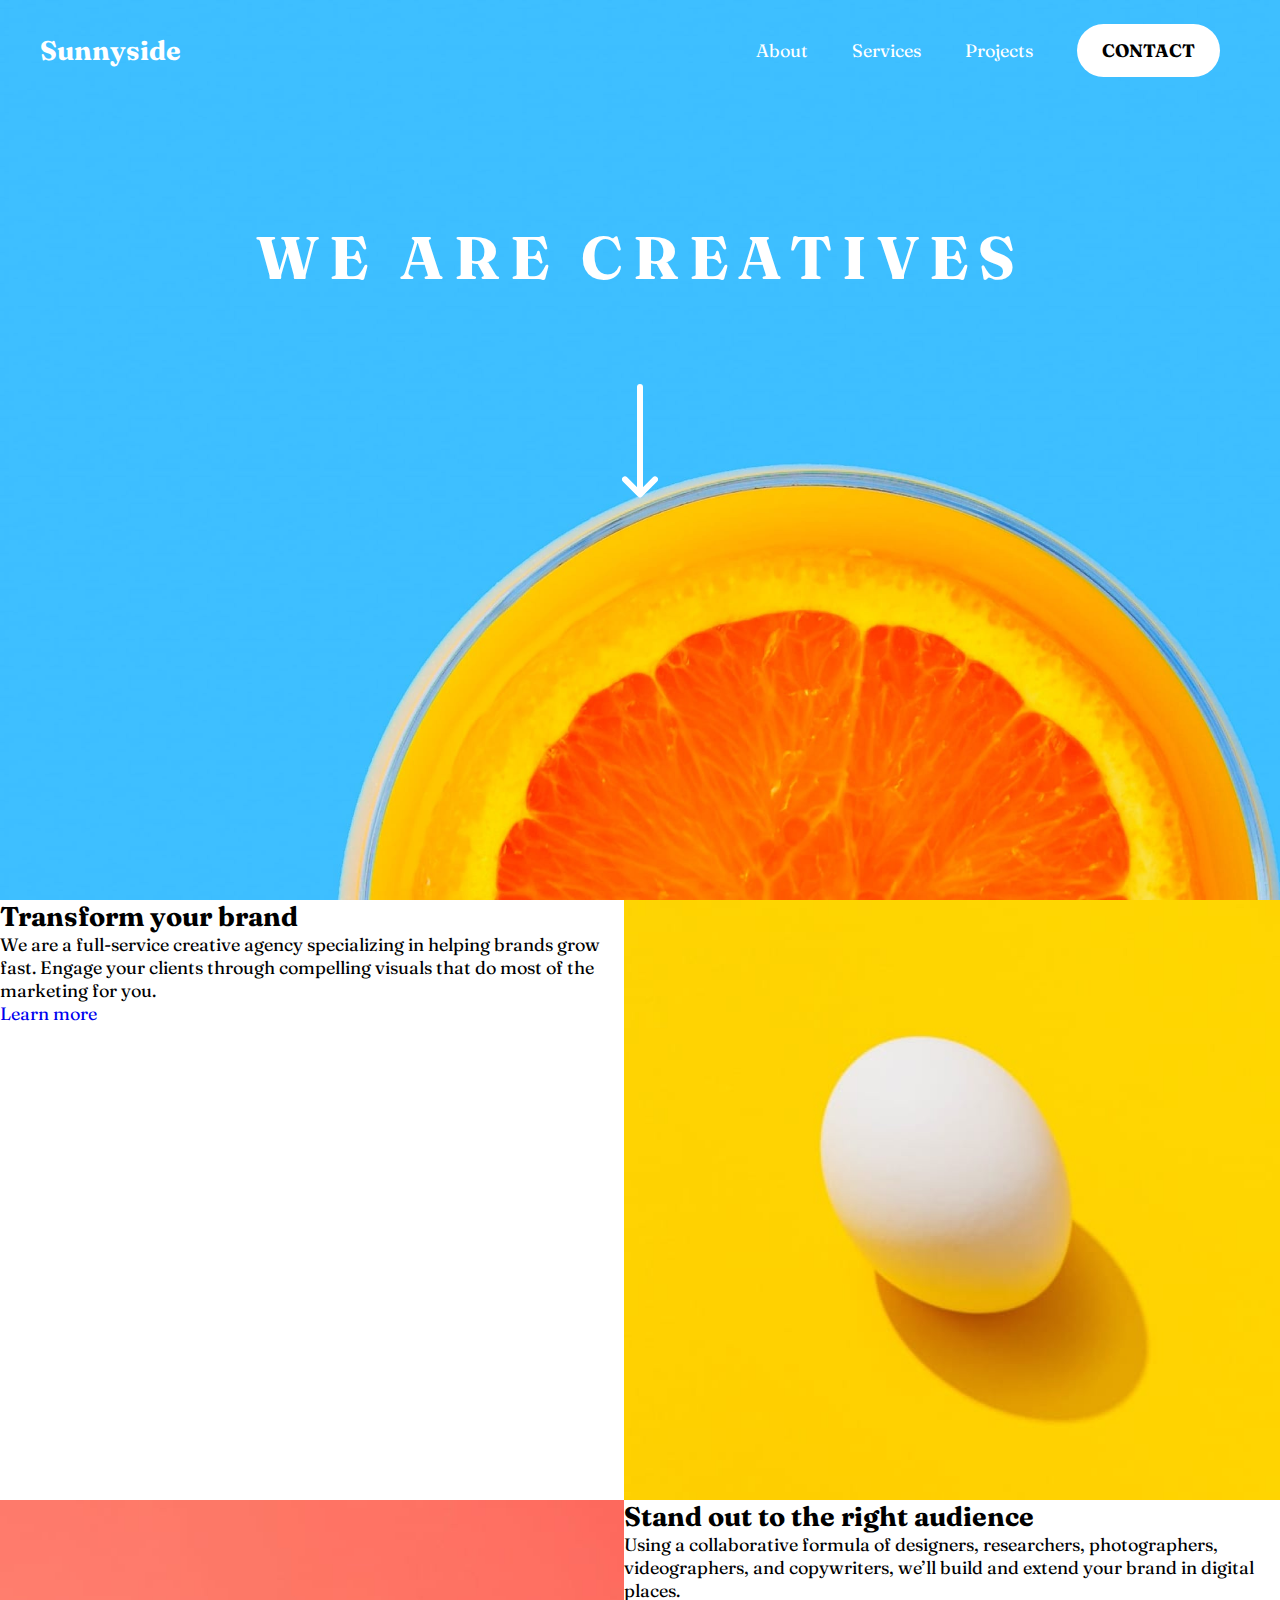
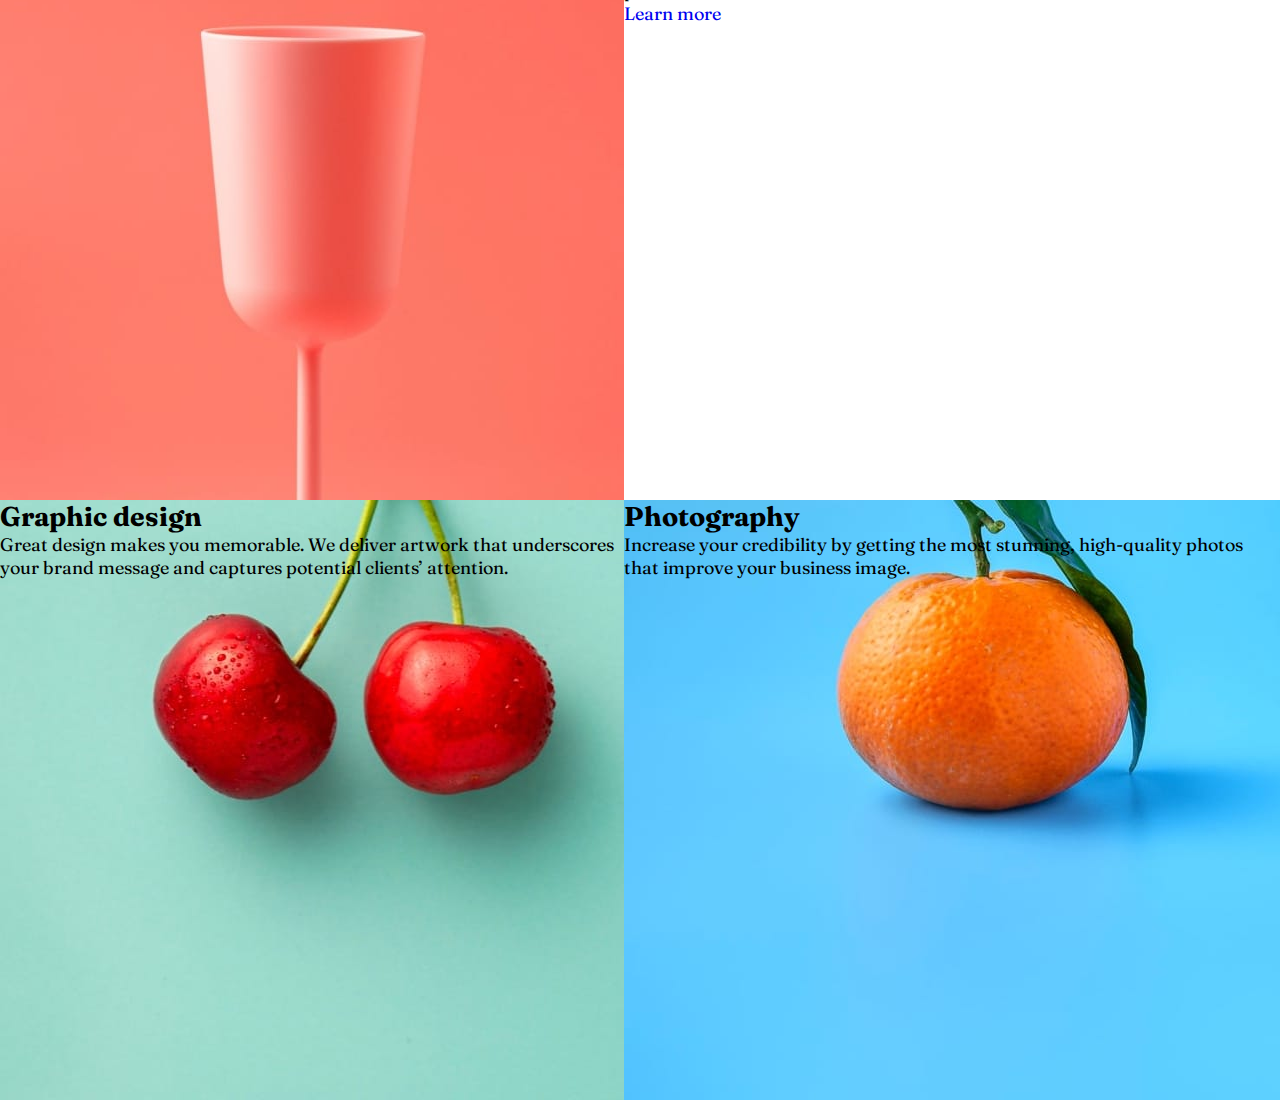
<file: index.html>
<!DOCTYPE html>
<html lang="pt-br">
<head>
    <meta charset="UTF-8">
    <meta name="viewport" content="width=device-width, initial-scale=1.0">
    <title>SunnySide</title>
    <link rel="stylesheet" href="src/css/reset.css">
    <link rel="stylesheet" href="src/css/variables.css">
    <link rel="stylesheet" href="src/css/style.css">
    <link rel="preconnect" href="https://fonts.googleapis.com">
    <link rel="preconnect" href="https://fonts.gstatic.com" crossorigin>
    <link href="https://fonts.googleapis.com/css2?family=Barlow:wght@400;600&display=swap" rel="stylesheet">
    <link rel="preconnect" href="https://fonts.googleapis.com">
    <link rel="preconnect" href="https://fonts.gstatic.com" crossorigin>
    <link href="https://fonts.googleapis.com/css2?family=Fraunces:ital,opsz,wght,WONK@0,9..144,100..900,0..1;1,9..144,100..900,0..1&display=swap" rel="stylesheet">
</head>
<body>
    <header>
        <div class="header">
            <h2 class="logo">Sunnyside</h2>
            <nav class="nav">
                <a href="#">About</a>
                <a href="#">Services</a>
                <a href="#">Projects</a>
                <a class="contato" href="#">Contact</a>
            </nav>
        </div>
        <div class="painel">
            <h1> We are creatives</h1>
            <svg width="36" height="114" xmlns="http://www.w3.org/2000/svg"><g stroke="#FFF" stroke-width="6" fill="none" fill-rule="evenodd" stroke-linecap="round" stroke-linejoin="round"><path d="M18 3v100M3 95.484l15 15 15-15"/></g></svg>
        </div>
    </header>
    <main class="main">
            <article class="text-content">
                <h2 class="title">Transform your brand</h2>
                <p>We are a full-service creative agency specializing in helping brands grow fast. Engage your clients through compelling visuals that do most of the marketing for you.</p>
                <a class="learn-more" href="#">Learn more</a>
            </article>

            <img src="src/images/desktop/image-transform.jpg" alt="">

            <img src="src/images/desktop/image-stand-out.jpg" alt="">

            <article class="text-content">
                <h2 class="title">Stand out to the right audience</h2>
                <p>Using a collaborative formula of designers, researchers, photographers, videographers, and copywriters, we’ll build and extend your brand in digital places.</p>
                <a class="learn-more" href="#">Learn more</a>
            </article>
        
            <article class="text-content graphic-background">
            
                <h2 class="title">Graphic design</h2>
                <p>Great design makes you memorable. We deliver artwork that underscores your brand message and captures potential clients’ attention.</p>
          
            </article>

            <article class="photography-background">
                <h2 class="title"> Photography</h2>
                <p>Increase your credibility by getting the most stunning, high-quality photos that improve your business image.</p>
            </article>
    </main>
</body>
</html>
</file>
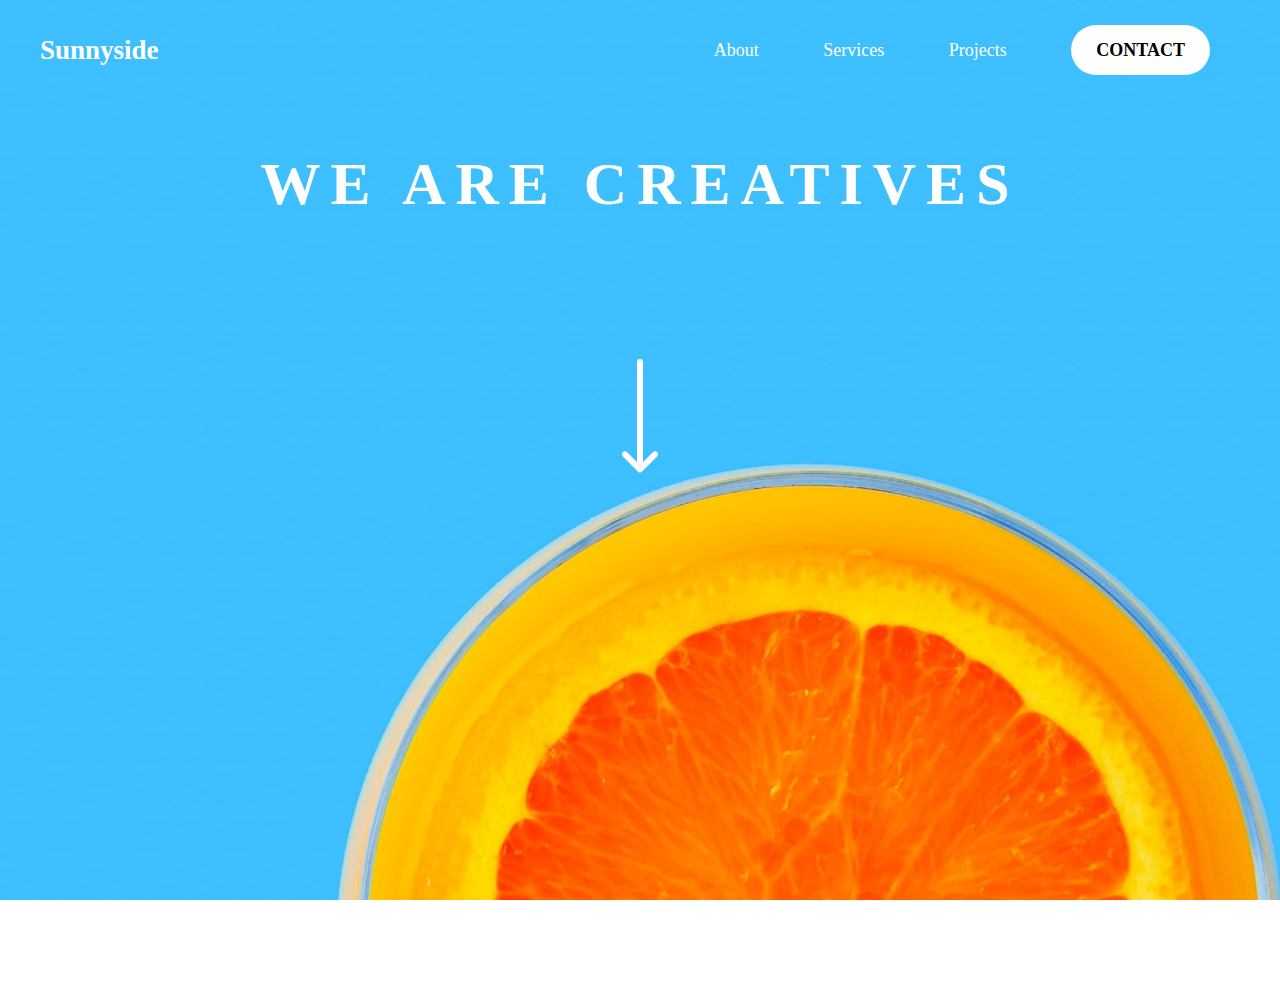
<file: sunnyside-agency-landing-page-main/index.html>
<!DOCTYPE html>
<html lang="pt-br">
<head>
    <meta charset="UTF-8">
    <meta name="viewport" content="width=device-width, initial-scale=1.0">
    <title>SunnySide</title>
    <link rel="stylesheet" href="css/reset.css">
    <link rel="stylesheet" href="css/variables.css">
    <link rel="stylesheet" href="css/style.css">
    <link rel="preconnect" href="https://fonts.googleapis.com">
    <link rel="preconnect" href="https://fonts.gstatic.com" crossorigin>
    <link href="https://fonts.googleapis.com/css2?family=Barlow:wght@400;600&display=swap" rel="stylesheet">
    <link rel="preconnect" href="https://fonts.googleapis.com">
    <link rel="preconnect" href="https://fonts.gstatic.com" crossorigin>
    <link href="https://fonts.googleapis.com/css2?family=Fraunces:ital,opsz,wght,WONK@0,9..144,100..900,0..1;1,9..144,100..900,0..1&display=swap" rel="stylesheet">
</head>
<body>
    <header>
        <div class="header">
            <h2 class="logo">Sunnyside</h2>
            <nav class="nav">
                <a href="#">About</a>
                <a href="#">Services</a>
                <a href="#">Projects</a>
                <a class="contato" href="#">Contact</a>
            </nav>
        </div>
        <div class="painel">
            <h1> We are creatives</h1>
            <svg width="36" height="114" xmlns="http://www.w3.org/2000/svg"><g stroke="#FFF" stroke-width="6" fill="none" fill-rule="evenodd" stroke-linecap="round" stroke-linejoin="round"><path d="M18 3v100M3 95.484l15 15 15-15"/></g></svg>
        </div>
    </header>
    
</body>
</html>
</file>
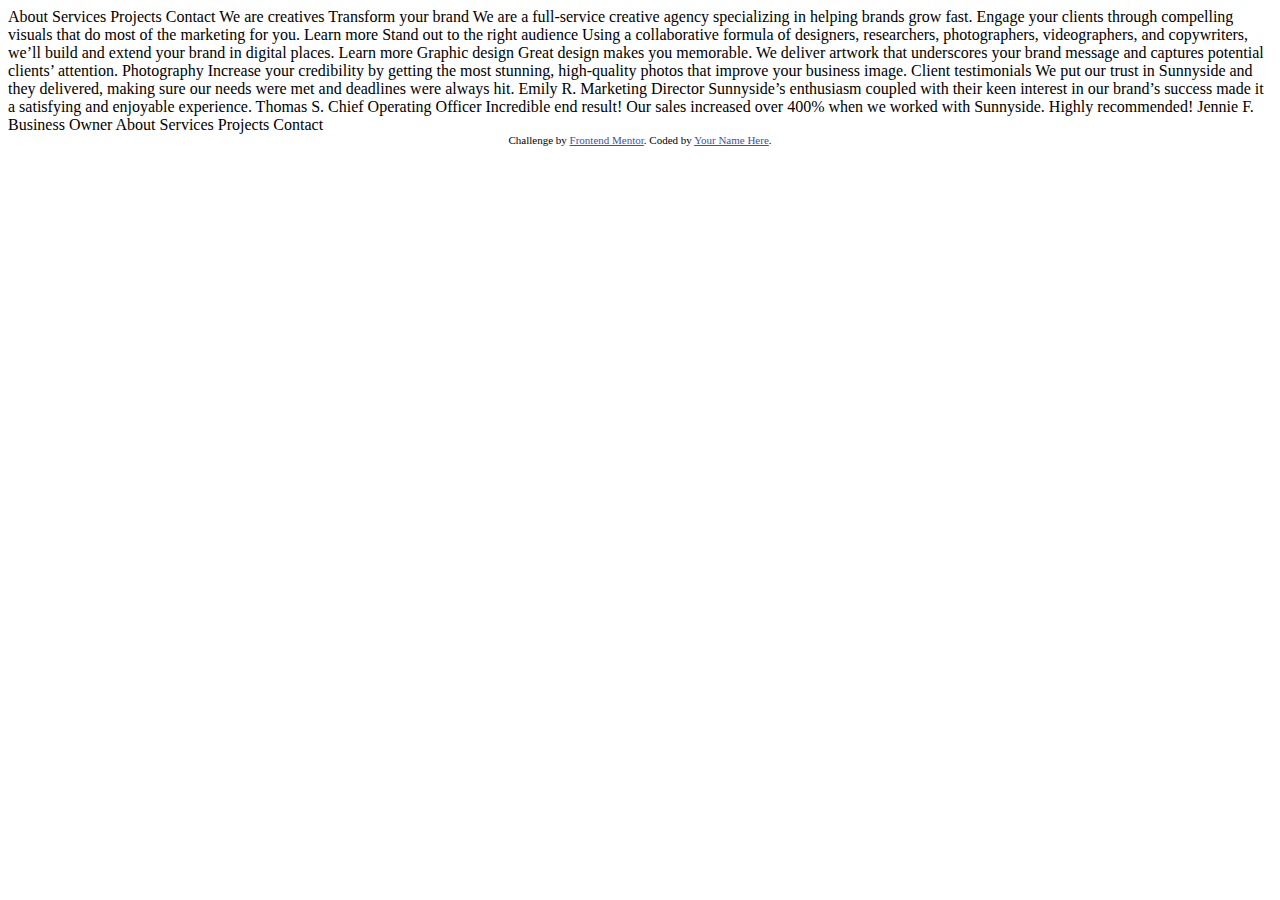
<file: src/design/index.html>
<!DOCTYPE html>
<html lang="en">
<head>
  <meta charset="UTF-8">
  <meta name="viewport" content="width=device-width, initial-scale=1.0"> <!-- displays site properly based on user's device -->

  <link rel="icon" type="image/png" sizes="32x32" href="./images/favicon-32x32.png">
  
  <title>Frontend Mentor | Sunnyside agency landing page</title>

  <!-- Feel free to remove these styles or customise in your own stylesheet 👍 -->
  <style>
    .attribution { font-size: 11px; text-align: center; }
    .attribution a { color: hsl(228, 45%, 44%); }
  </style>
</head>
<body>
  About
  Services
  Projects
  Contact

  We are creatives

  Transform your brand

  We are a full-service creative agency specializing in helping brands grow fast. 
  Engage your clients through compelling visuals that do most of the marketing for you.

  Learn more

  Stand out to the right audience

  Using a collaborative formula of designers, researchers, photographers, videographers, and copywriters, we’ll build and extend your brand in digital places. 

  Learn more

  Graphic design
  Great design makes you memorable. We deliver artwork that underscores your brand message and captures potential clients’ attention.

  Photography
  Increase your credibility by getting the most stunning, high-quality photos that improve your business image.

  Client testimonials

  We put our trust in Sunnyside and they delivered, making sure our needs were met and deadlines were always hit.
  Emily R.
  Marketing Director

  Sunnyside’s enthusiasm coupled with their keen interest in our brand’s success made it a satisfying and enjoyable experience.
  Thomas S.
  Chief Operating Officer

  Incredible end result! Our sales increased over 400% when we worked with Sunnyside. Highly recommended!
  Jennie F.
  Business Owner

  About
  Services
  Projects
  Contact

  <div class="attribution">
    Challenge by <a href="https://www.frontendmentor.io?ref=challenge" target="_blank">Frontend Mentor</a>. 
    Coded by <a href="#">Your Name Here</a>.
  </div>
</body>
</html>
</file>
<file: src/css/variables.css>
:root {
    --soft-red: hsl(7, 99%, 70%);
    --yellow: hsl(51, 100%, 49%);
    --dark-desaturated-cyan:hsl(167, 40%, 24%);
    --dark-blue:hsl(198, 62%, 26%);
    --dark-moderate-cyan: hsl(168, 34%, 41%);
    --very-dark-desaturated-blue:hsl(212, 27%, 19%);
    --very-dark-grayish-blue:hsl(213, 9%, 39%);
    --dark-grayish-blue: hsl(232, 10%, 55%);
    --grayish-blue: hsl(210, 4%, 67%);
    --white:hsl(0, 0%, 100%);


}
</file>
<file: src/css/style.css>
body {
    font-family: Fraunces, sans-serif;
    font-size: 18px;

}

header {
    height: 100vh;
    background-image: url(../images/desktop/image-header.jpg);
    background-size: cover;
}

header h2, header a {
    color:var(--white);
}

.header {
    padding: 40px;
    display: flex;
    justify-content: space-between;
    align-items: center;
    height: 100px;
    

}
nav a {
 margin: 20px;
}

.contato {
    padding: 15px 25px;
    background-color: var(--white);
    font-weight: bold;
    font-size: 18px;
    color: black;
    border-radius: 30px;
    text-transform: uppercase;
}
.logo {
    font-weight: bold;
}
.contato:hover {
    background-color: #73CEFD;
}

.painel {
    height: 100%;
    color: var(--white);
    display: flex;
    flex-direction: column;
    align-items: center;
    gap: 90px;
   
}

.painel h1 {
    margin-top: 120px;
    font-size: 60px;
    letter-spacing: 10px;
    text-transform: uppercase;
    
}

main.main {
    display: grid;
    grid-template-columns: auto auto;
    
}
.text-content, main>img {
    width: 100%;
    height: 600px;
}
.graphic-background {
    background-image: url(../images/desktop/image-graphic-design.jpg);
}
.photography-background {
    background-image: url(../images/desktop/image-photography.jpg);
}
</file>
<file: sunnyside-agency-landing-page-main/css/variables.css>
:root {
    --soft-red: hsl(7, 99%, 70%);
    --yellow: hsl(51, 100%, 49%);
    --dark-desaturated-cyan:hsl(167, 40%, 24%);
    --dark-blue:hsl(198, 62%, 26%);
    --dark-moderate-cyan: hsl(168, 34%, 41%);
    --very-dark-desaturated-blue:hsl(212, 27%, 19%);
    --very-dark-grayish-blue:hsl(213, 9%, 39%);
    --dark-grayish-blue: hsl(232, 10%, 55%);
    --grayish-blue: hsl(210, 4%, 67%);
    --white:hsl(0, 0%, 100%);


}
</file>
<file: sunnyside-agency-landing-page-main/css/style.css>
body {
    font-size: 18px;
}

header {
    height: 100vh;
    background-image: url(../images/desktop/image-header.jpg);
    background-size: cover;
}

header h2, a {
    color:var(--white) ;
}

.header {
    padding: 40px;
    display: flex;
    justify-content: space-between;
    align-items: center;
    height: 100px;

}
nav a {
 margin: 30px;
}

.contato {
    padding: 15px 25px;
    background-color: var(--white);
    font-weight: bold;
    color: black;
    border-radius: 30px;
    text-transform: uppercase;
}
.logo {
    font-weight: bold;
}
.contato:hover {
    background-color: #73CEFD;
}

.painel {
    height: 100%;
    color: var(--white);
    display: flex;
    flex-direction: column;
    align-items: center;
    gap: 90px;
}

.painel h1 {
    margin: 50px;
    font-size: 60px;
    letter-spacing: 10px;
    text-transform: uppercase;
    
}
</file>
